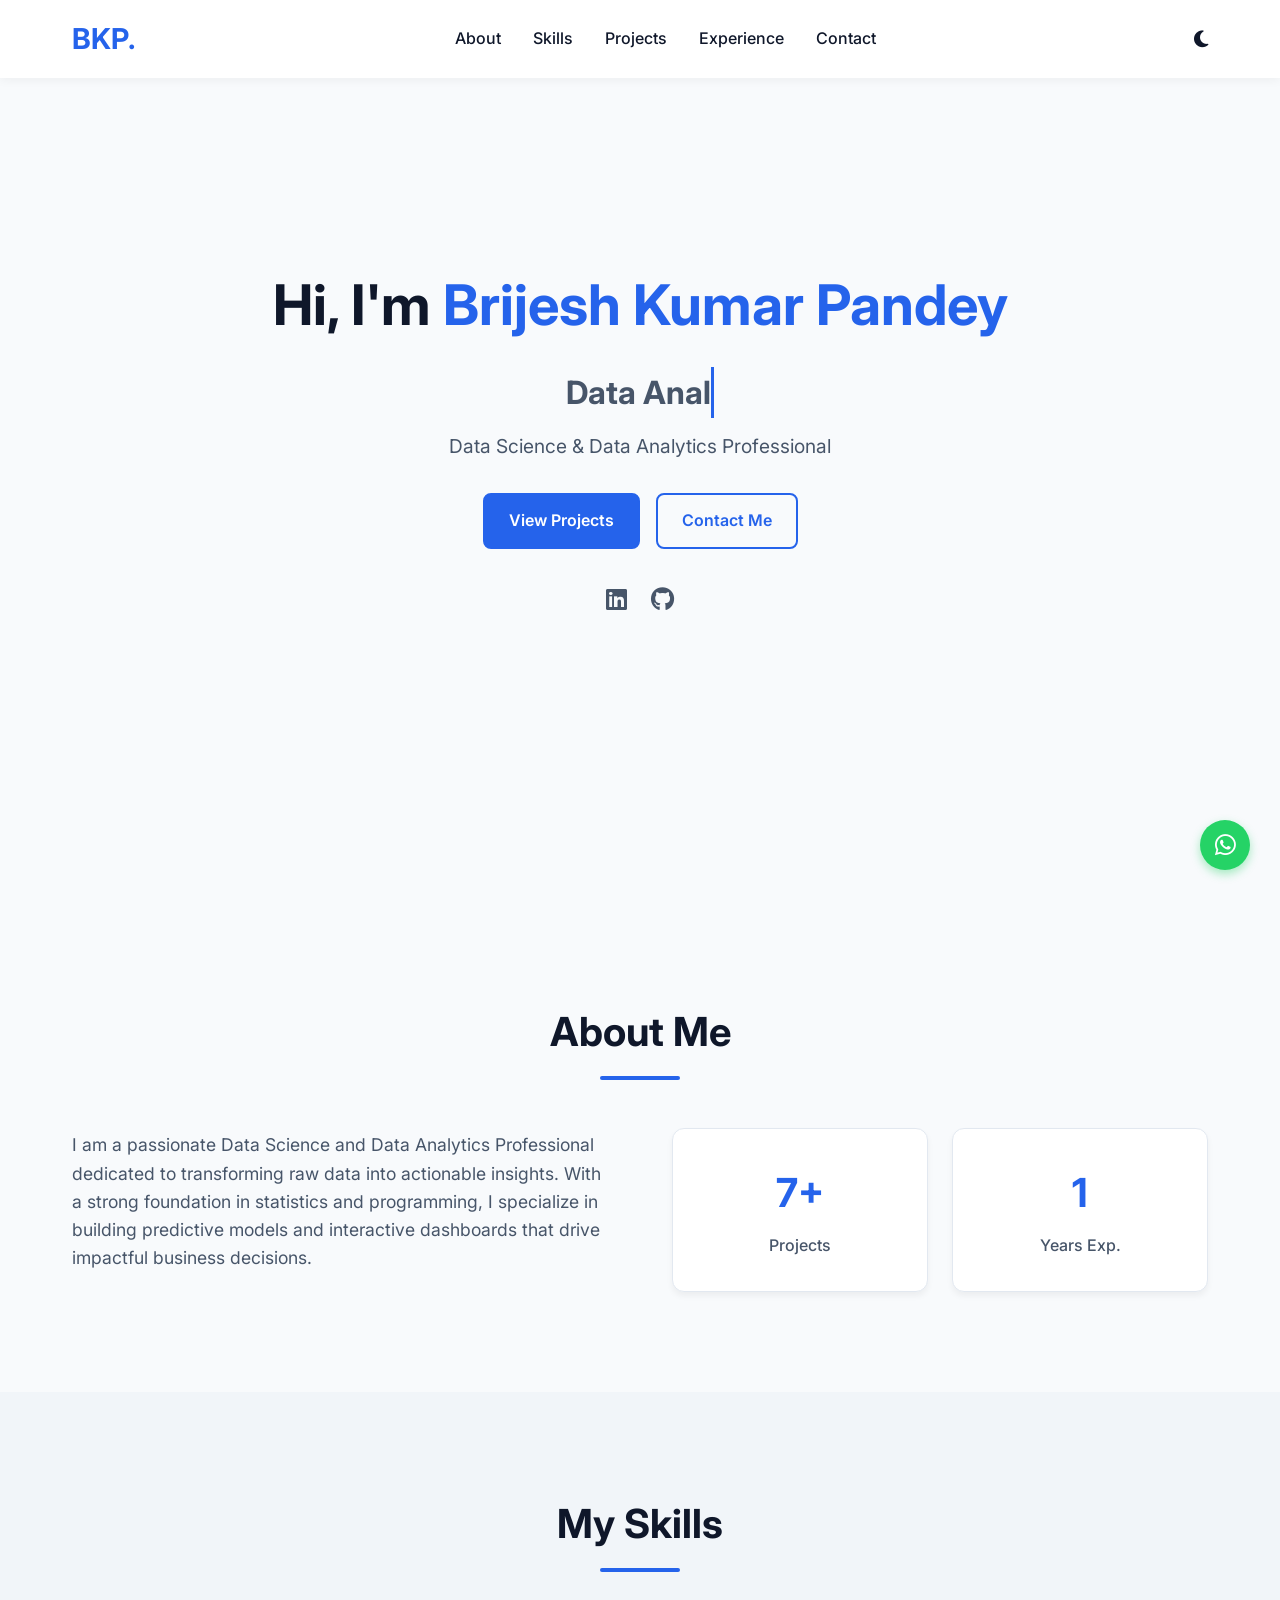
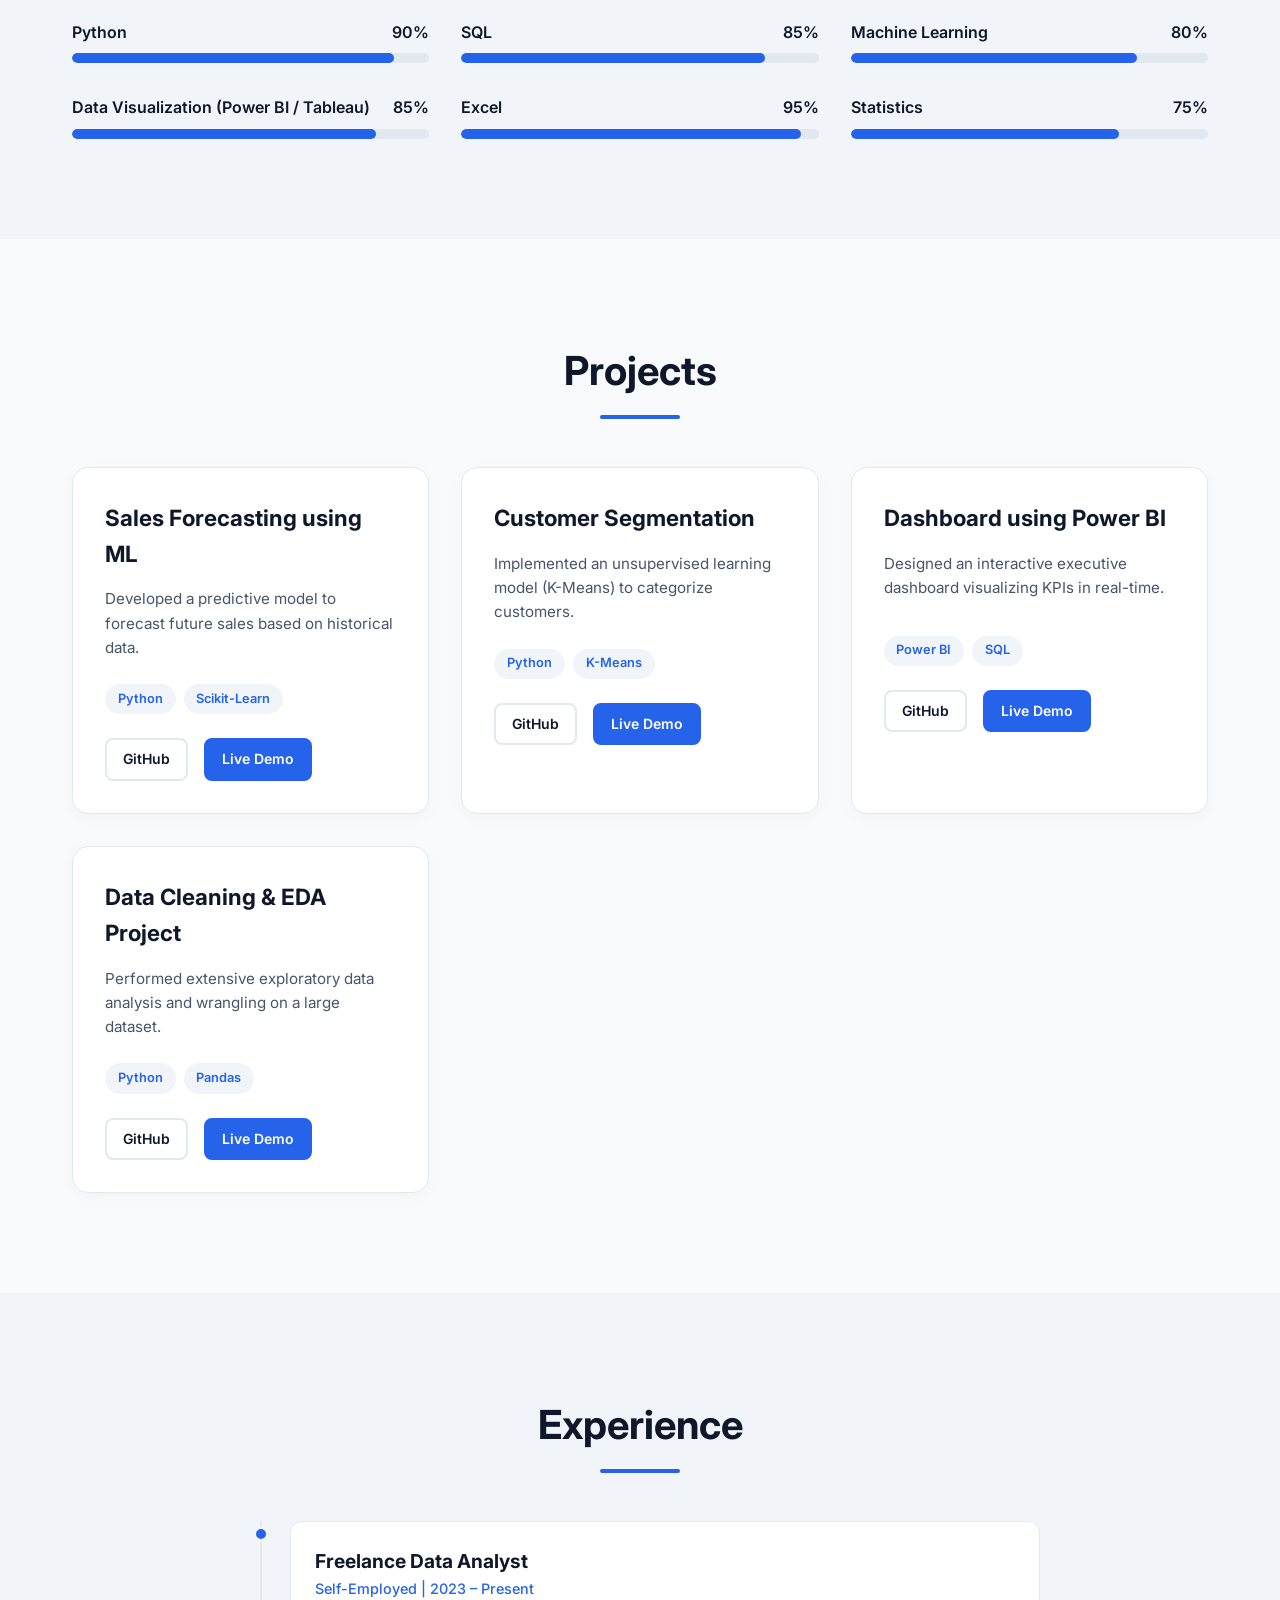
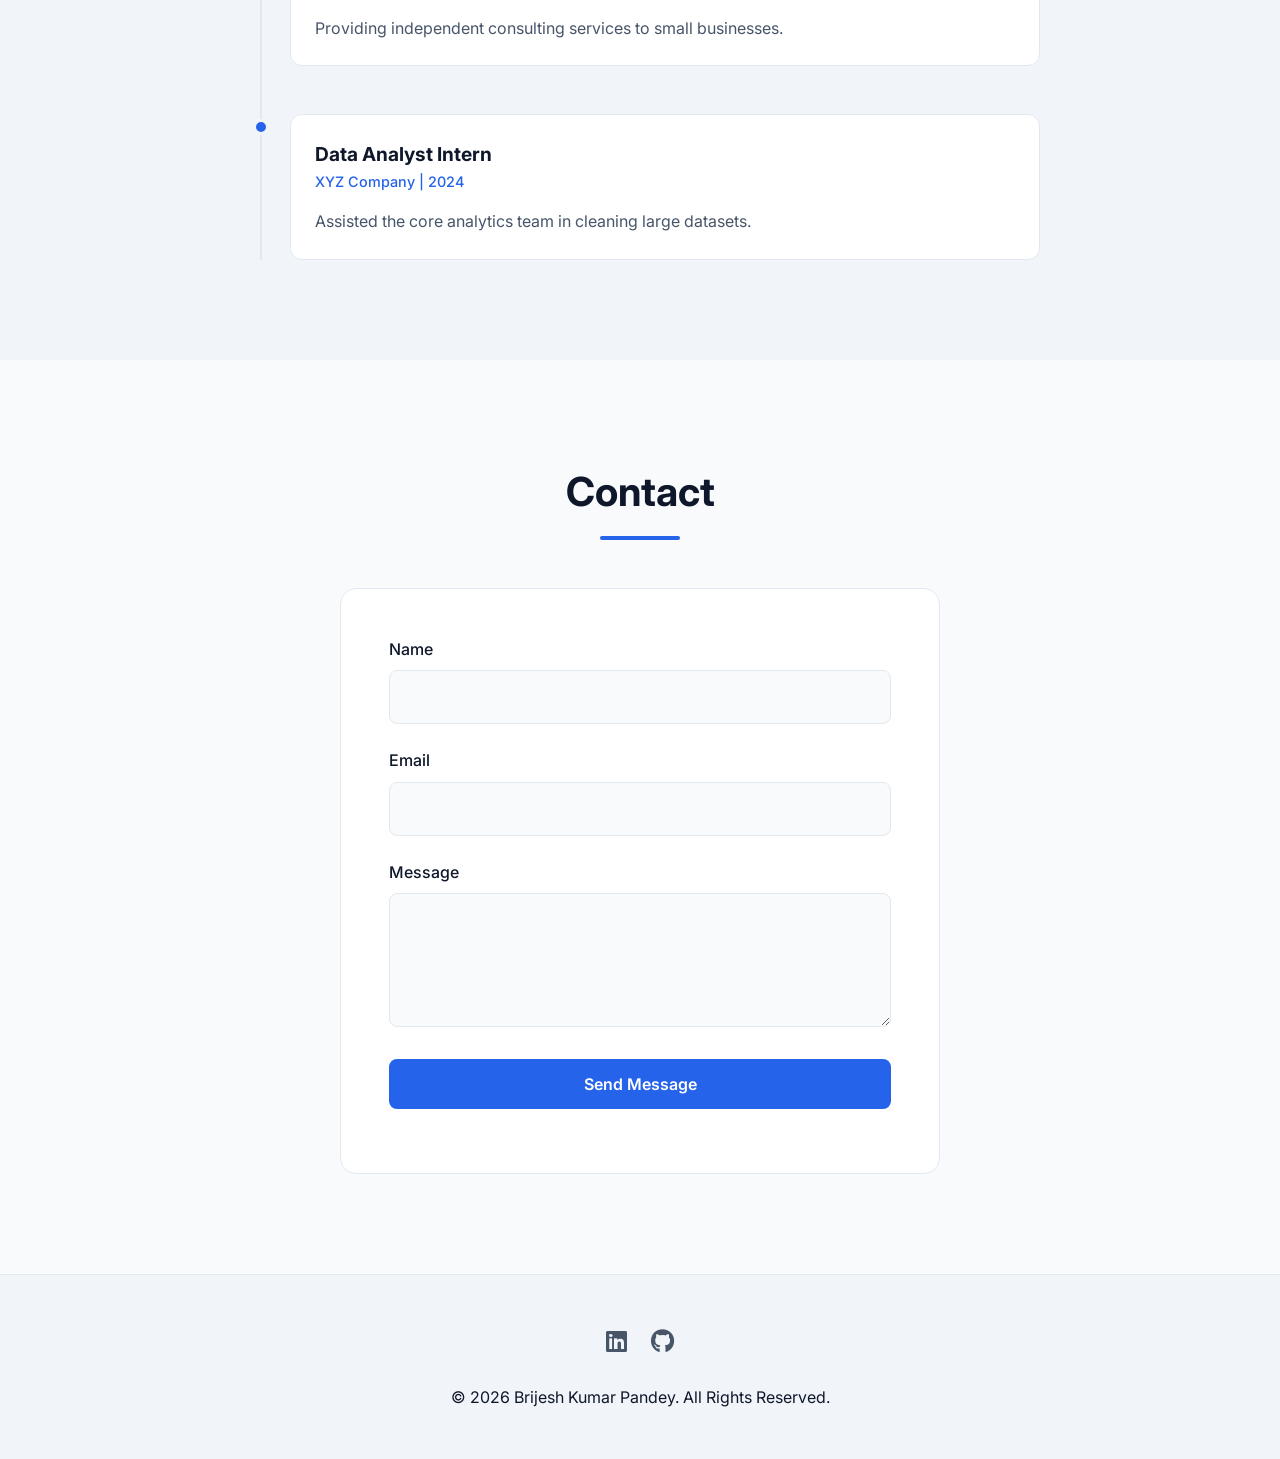
<file: module-1-Fundamentals_ITIndustry/portfolio/index.html>
<!DOCTYPE html>
<html lang="en" data-theme="light">
<head>
    <meta charset="UTF-8">
    <meta name="viewport" content="width=device-width, initial-scale=1.0">
    <title>Brijesh Kumar Pandey - Portfolio</title>
    <link rel="stylesheet" href="style.css">
    <link href="https://fonts.googleapis.com/css2?family=Inter:wght@300;400;500;600;700&display=swap" rel="stylesheet">
    <link rel="stylesheet" href="https://cdnjs.cloudflare.com/ajax/libs/font-awesome/6.4.0/css/all.min.css">
</head>
<body>
    <!-- Preloader -->
    <div id="preloader">
        <div class="spinner"></div>
    </div>

    <!-- Background Animation -->
    <div class="bg-animation"></div>

    <!-- Scroll to Top Button -->
    <button id="scrollToTopBtn" aria-label="Scroll to top"><i class="fas fa-arrow-up"></i></button>

    <!-- WhatsApp Button -->
    <a href="https://wa.me/919998003879" class="whatsapp-btn" target="_blank" aria-label="WhatsApp">
        <i class="fab fa-whatsapp"></i>
    </a>

    <!-- Navbar -->
    <nav class="navbar" id="navbar">
        <div class="nav-container">
            <a href="#hero" class="logo">BKP.</a>
            <ul class="nav-links">
                <li><a href="#about" class="nav-link">About</a></li>
                <li><a href="#skills" class="nav-link">Skills</a></li>
                <li><a href="#projects" class="nav-link">Projects</a></li>
                <li><a href="#experience" class="nav-link">Experience</a></li>
                <li><a href="#contact" class="nav-link">Contact</a></li>
            </ul>
            <div class="nav-controls">
                <button id="darkModeToggle" aria-label="Toggle Dark Mode">
                    <i class="fas fa-moon"></i>
                </button>
                <div class="hamburger">
                    <span class="bar"></span>
                    <span class="bar"></span>
                    <span class="bar"></span>
                </div>
            </div>
        </div>
    </nav>

    <!-- Hero Section -->
    <section id="hero" class="hero section-scroll">
        <div class="hero-content reveal">
            <h1>Hi, I'm <span class="highlight">Brijesh Kumar Pandey</span></h1>
            <h2><span class="typing-text"></span><span class="cursor">&nbsp;</span></h2>
            <p>Data Science & Data Analytics Professional</p>
            <div class="hero-buttons">
                <a href="#projects" class="btn btn-primary glow-effect">View Projects</a>
                <a href="#contact" class="btn btn-secondary glow-effect">Contact Me</a>
            </div>
            <div class="social-links-hero">
                <a href="#" target="_blank"><i class="fab fa-linkedin"></i></a>
                <a href="#" target="_blank"><i class="fab fa-github"></i></a>
            </div>
        </div>
    </section>

    <!-- About Section -->
    <section id="about" class="about section-scroll">
        <div class="container reveal">
            <h2 class="section-title">About Me</h2>
            <div class="about-content">
                <div class="about-text">
                    <p>I am a passionate Data Science and Data Analytics Professional dedicated to transforming raw data into actionable insights. With a strong foundation in statistics and programming, I specialize in building predictive models and interactive dashboards that drive impactful business decisions.</p>
                </div>
                <div class="stats-container">
                    <div class="stat-box">
                        <h3 class="counter" data-target="15">0</h3>
                        <p>Projects</p>
                    </div>
                    <div class="stat-box">
                        <h3 class="counter" data-target="2">0</h3>
                        <p>Years Exp.</p>
                    </div>
                </div>
            </div>
        </div>
    </section>

    <!-- Skills Section -->
    <section id="skills" class="skills section-scroll alt-bg">
        <div class="container reveal">
            <h2 class="section-title">My Skills</h2>
            <div class="skills-grid">
                <div class="skill-item">
                    <div class="skill-info">
                        <span>Python</span>
                        <span>90%</span>
                    </div>
                    <div class="progress-bar-wrap">
                        <div class="progress-bar" data-progress="90%"></div>
                    </div>
                </div>
                <!-- Other skills follows... -->
                <div class="skill-item">
                    <div class="skill-info">
                        <span>SQL</span>
                        <span>85%</span>
                    </div>
                    <div class="progress-bar-wrap">
                        <div class="progress-bar" data-progress="85%"></div>
                    </div>
                </div>
                <div class="skill-item">
                    <div class="skill-info">
                        <span>Machine Learning</span>
                        <span>80%</span>
                    </div>
                    <div class="progress-bar-wrap">
                        <div class="progress-bar" data-progress="80%"></div>
                    </div>
                </div>
                <div class="skill-item">
                    <div class="skill-info">
                        <span>Data Visualization (Power BI / Tableau)</span>
                        <span>85%</span>
                    </div>
                    <div class="progress-bar-wrap">
                        <div class="progress-bar" data-progress="85%"></div>
                    </div>
                </div>
                <div class="skill-item">
                    <div class="skill-info">
                        <span>Excel</span>
                        <span>95%</span>
                    </div>
                    <div class="progress-bar-wrap">
                        <div class="progress-bar" data-progress="95%"></div>
                    </div>
                </div>
                <div class="skill-item">
                    <div class="skill-info">
                        <span>Statistics</span>
                        <span>75%</span>
                    </div>
                    <div class="progress-bar-wrap">
                        <div class="progress-bar" data-progress="75%"></div>
                    </div>
                </div>
            </div>
        </div>
    </section>

    <!-- Projects Section -->
    <section id="projects" class="projects section-scroll">
        <div class="container reveal">
            <h2 class="section-title">Projects</h2>
            <div class="project-grid">
                <!-- Project 1 -->
                <div class="project-card">
                    <div class="project-content">
                        <h3>Sales Forecasting using ML</h3>
                        <p>Developed a predictive model to forecast future sales based on historical data.</p>
                        <div class="project-tech">
                            <span>Python</span>
                            <span>Scikit-Learn</span>
                        </div>
                        <div class="project-links">
                            <a href="#" class="btn btn-sm btn-outline">GitHub</a>
                            <a href="#" class="btn btn-sm btn-primary">Live Demo</a>
                        </div>
                    </div>
                </div>
                <!-- Project 2 -->
                <div class="project-card">
                    <div class="project-content">
                        <h3>Customer Segmentation</h3>
                        <p>Implemented an unsupervised learning model (K-Means) to categorize customers.</p>
                        <div class="project-tech">
                            <span>Python</span>
                            <span>K-Means</span>
                        </div>
                        <div class="project-links">
                            <a href="#" class="btn btn-sm btn-outline">GitHub</a>
                            <a href="#" class="btn btn-sm btn-primary">Live Demo</a>
                        </div>
                    </div>
                </div>
                <!-- Project 3 -->
                <div class="project-card">
                    <div class="project-content">
                        <h3>Dashboard using Power BI</h3>
                        <p>Designed an interactive executive dashboard visualizing KPIs in real-time.</p>
                        <div class="project-tech">
                            <span>Power BI</span>
                            <span>SQL</span>
                        </div>
                        <div class="project-links">
                            <a href="#" class="btn btn-sm btn-outline">GitHub</a>
                            <a href="#" class="btn btn-sm btn-primary">Live Demo</a>
                        </div>
                    </div>
                </div>
                <!-- Project 4 -->
                <div class="project-card">
                    <div class="project-content">
                        <h3>Data Cleaning & EDA Project</h3>
                        <p>Performed extensive exploratory data analysis and wrangling on a large dataset.</p>
                        <div class="project-tech">
                            <span>Python</span>
                            <span>Pandas</span>
                        </div>
                        <div class="project-links">
                            <a href="#" class="btn btn-sm btn-outline">GitHub</a>
                            <a href="#" class="btn btn-sm btn-primary">Live Demo</a>
                        </div>
                    </div>
                </div>
            </div>
        </div>
    </section>

    <!-- Experience Section -->
    <section id="experience" class="experience section-scroll alt-bg">
        <div class="container reveal">
            <h2 class="section-title">Experience</h2>
            <div class="timeline">
                <div class="timeline-item">
                    <div class="timeline-dot"></div>
                    <div class="timeline-content">
                        <h4>Freelance Data Analyst</h4>
                        <h5>Self-Employed | 2023 – Present</h5>
                        <p>Providing independent consulting services to small businesses.</p>
                    </div>
                </div>
                <div class="timeline-item">
                    <div class="timeline-dot"></div>
                    <div class="timeline-content">
                        <h4>Data Analyst Intern</h4>
                        <h5>XYZ Company | 2024</h5>
                        <p>Assisted the core analytics team in cleaning large datasets.</p>
                    </div>
                </div>
            </div>
        </div>
    </section>

    <!-- Contact Section -->
    <section id="contact" class="contact section-scroll">
        <div class="container reveal">
            <h2 class="section-title">Contact</h2>
            <div class="contact-container">
                <form id="contactForm" class="contact-form">
                    <div class="form-group">
                        <label for="name">Name</label>
                        <input type="text" id="name" name="name" required>
                    </div>
                    <div class="form-group">
                        <label for="email">Email</label>
                        <input type="email" id="email" name="email" required>
                    </div>
                    <div class="form-group">
                        <label for="message">Message</label>
                        <textarea id="message" name="message" rows="5" required></textarea>
                    </div>
                    <button type="submit" class="btn btn-primary btn-block glow-effect">Send Message</button>
                    <div id="formStatus" class="form-status"></div>
                </form>
            </div>
        </div>
    </section>

    <!-- Footer -->
    <footer>
        <div class="container">
            <div class="footer-social">
                <a href="#"><i class="fab fa-linkedin"></i></a>
                <a href="#"><i class="fab fa-github"></i></a>
            </div>
            <p>&copy; <span id="currentYear"></span> Brijesh Kumar Pandey. All Rights Reserved.</p>
        </div>
    </footer>

    <script src="script.js"></script>
</body>
</html>
</file>
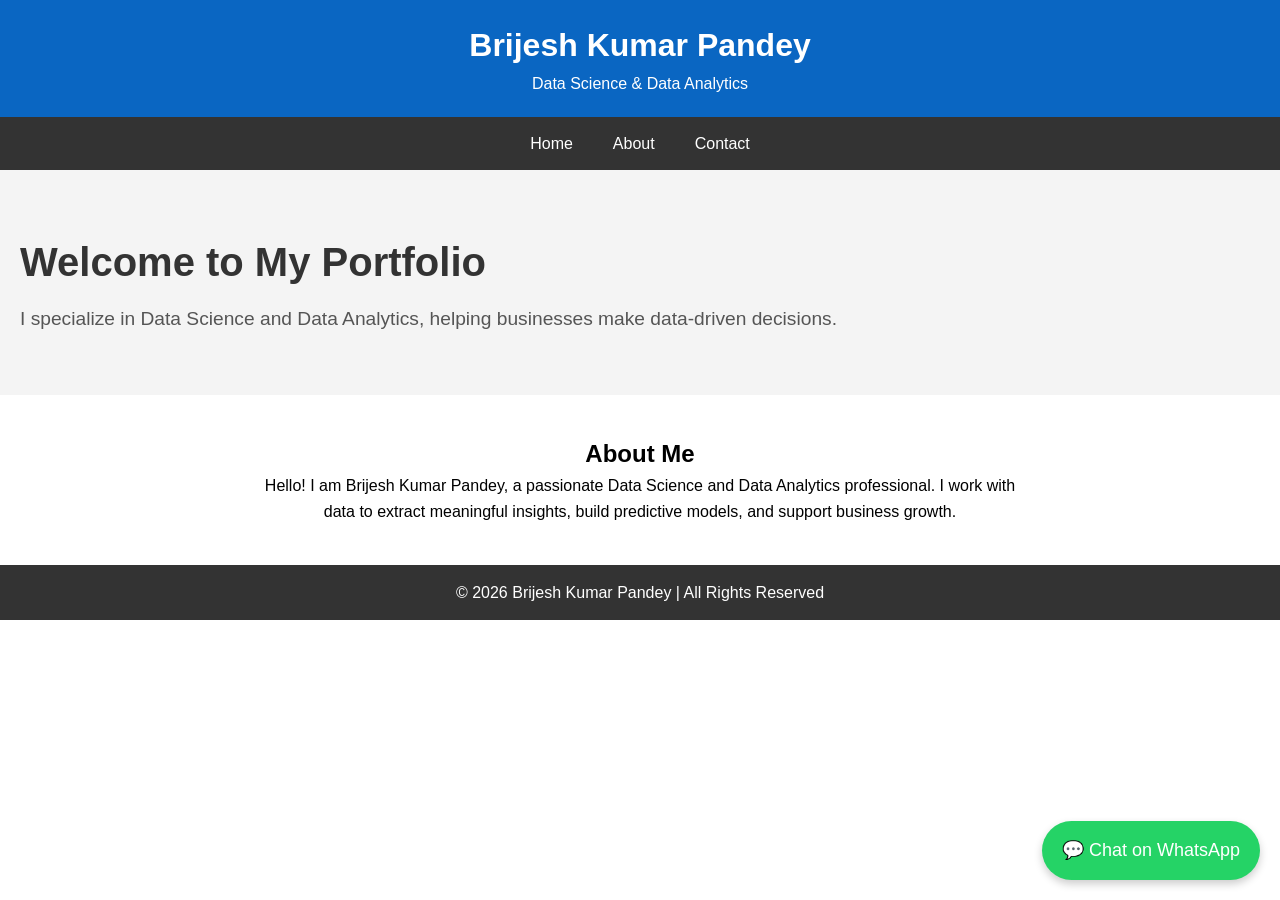
<file: module-1-Fundamentals_ITIndustry/webpage/index.html>
<!DOCTYPE html>
<html lang="en">
<head>
    <meta charset="UTF-8">
    <meta name="viewport" content="width=device-width, initial-scale=1.0">
    <title>Brijesh Kumar Pandey</title>

    <style>
        * {
            margin: 0;
            padding: 0;
            box-sizing: border-box;
            font-family: Arial, sans-serif;
        }

        body {
            line-height: 1.6;
        }

        header {
            background: #0a66c2;
            color: white;
            padding: 20px;
            text-align: center;
        }

        nav {
            background: #333;
            display: flex;
            justify-content: center;
            flex-wrap: wrap;
        }

        nav a {
            color: white;
            padding: 14px 20px;
            text-decoration: none;
        }

        nav a:hover {
            background: #575757;
        }

        .container {
            padding: 40px 20px;
            text-align: center;
        }

        .hero {
            background: #f4f4f4;
            padding: 60px 20px;
        }

        .hero h1 {
            font-size: 2.5rem;
            color: #333;
        }

        .hero p {
            margin-top: 10px;
            font-size: 1.2rem;
            color: #555;
        }

        .about {
            max-width: 800px;
            margin: auto;
        }

        footer {
            background: #333;
            color: white;
            text-align: center;
            padding: 15px;
        }

        /* WhatsApp Button */
        .whatsapp-btn {
            position: fixed;
            bottom: 20px;
            right: 20px;
            background: #25D366;
            color: white;
            border-radius: 50px;
            padding: 15px 20px;
            text-decoration: none;
            font-size: 18px;
            box-shadow: 0px 4px 8px rgba(0,0,0,0.2);
        }

        .whatsapp-btn:hover {
            background: #1ebe5d;
        }

        /* Responsive */
        @media (max-width: 768px) {
            .hero h1 {
                font-size: 2rem;
            }

            nav {
                flex-direction: column;
            }
        }
    </style>
</head>
<body>

    <header>
        <h1>Brijesh Kumar Pandey</h1>
        <p>Data Science & Data Analytics</p>
    </header>

    <nav>
        <a href="#">Home</a>
        <a href="#">About</a>
        <a href="#">Contact</a>
    </nav>

    <section class="hero">
        <h1>Welcome to My Portfolio</h1>
        <p>I specialize in Data Science and Data Analytics, helping businesses make data-driven decisions.</p>
    </section>

    <section class="container about">
        <h2>About Me</h2>
        <p>
            Hello! I am Brijesh Kumar Pandey, a passionate Data Science and Data Analytics professional.
            I work with data to extract meaningful insights, build predictive models, and support business growth.
        </p>
    </section>

    <footer>
        <p>© 2026 Brijesh Kumar Pandey | All Rights Reserved</p>
    </footer>

    <!-- WhatsApp Button -->
    <a class="whatsapp-btn" 
       href="https://wa.me/919998003879" 
       target="_blank">
       💬 Chat on WhatsApp
    </a>

</body>
</html>
</file>
<file: module-1-Fundamentals_ITIndustry/portfolio/style.css>
/* ==========================================================================
   Base & Reset
   ========================================================================== */
:root {
    /* Light Mode Palette */
    --bg-color: #f8fafc;
    --alt-bg-color: #f1f5f9;
    --text-color: #0f172a;
    --text-muted: #475569;
    --primary-color: #2563eb;
    --primary-hover: #1d4ed8;
    --secondary-color: #3b82f6;
    --card-bg: #ffffff;
    --border-color: #e2e8f0;
    --glow-color: rgba(37, 99, 235, 0.4);
    --nav-bg: rgba(255, 255, 255, 0.9);
    
    /* Transitions */
    --transition: all 0.3s ease;
}

[data-theme="dark"] {
    /* Dark Mode Palette */
    --bg-color: #0f172a;
    --alt-bg-color: #1e293b;
    --text-color: #f8fafc;
    --text-muted: #94a3b8;
    --primary-color: #3b82f6;
    --primary-hover: #60a5fa;
    --secondary-color: #2563eb;
    --card-bg: #1e293b;
    --border-color: #334155;
    --glow-color: rgba(59, 130, 246, 0.5);
    --nav-bg: rgba(15, 23, 42, 0.9);
}

* {
    margin: 0;
    padding: 0;
    box-sizing: border-box;
    font-family: 'Inter', sans-serif;
}

html {
    scroll-behavior: smooth;
    scroll-padding-top: 80px;
}

body {
    background-color: var(--bg-color);
    color: var(--text-color);
    line-height: 1.6;
    transition: background-color 0.4s ease, color 0.4s ease;
    overflow-x: hidden;
}

ul { list-style: none; }
a { text-decoration: none; color: inherit; }

.container {
    max-width: 1200px;
    margin: 0 auto;
    padding: 0 2rem;
}

section { padding: 100px 0; }
.alt-bg { background-color: var(--alt-bg-color); }

.section-title {
    text-align: center;
    font-size: 2.5rem;
    margin-bottom: 3rem;
    position: relative;
    padding-bottom: 1rem;
    font-weight: 700;
}

.section-title::after {
    content: '';
    position: absolute;
    bottom: 0;
    left: 50%;
    transform: translateX(-50%);
    width: 80px;
    height: 4px;
    background-color: var(--primary-color);
    border-radius: 2px;
}

.highlight { color: var(--primary-color); }

/* Preloader & Background */
#preloader {
    position: fixed;
    top: 0; left: 0; width: 100%; height: 100%;
    background: var(--bg-color);
    z-index: 9999;
    display: flex; justify-content: center; align-items: center;
    transition: opacity 0.5s ease;
}

.spinner {
    width: 50px; height: 50px;
    border: 5px solid var(--border-color);
    border-top-color: var(--primary-color);
    border-radius: 50%;
    animation: spin 1s infinite linear;
}

@keyframes spin { to { transform: rotate(360deg); } }

.bg-animation {
    position: fixed; top: 0; left: 0; width: 100vw; height: 100vh;
    z-index: -1;
    background: linear-gradient(120deg, transparent 50%, rgba(37, 99, 235, 0.03) 50%);
    background-size: 200% 200%;
    animation: gradientMove 15s ease infinite alternate;
}

@keyframes gradientMove {
    0% { background-position: 0% 50%; }
    100% { background-position: 100% 50%; }
}

/* Scroll Reveal */
.reveal {
    opacity: 0; transform: translateY(50px);
    transition: all 0.8s ease;
}
.reveal.active {
    opacity: 1; transform: translateY(0);
}

/* Buttons */
.btn {
    display: inline-block; padding: 0.8rem 1.5rem; border-radius: 8px;
    font-weight: 600; cursor: pointer; transition: var(--transition);
    border: none; font-size: 1rem; text-align: center;
}
.btn-primary { background-color: var(--primary-color); color: #fff; border: 2px solid var(--primary-color); }
.btn-primary:hover { background-color: var(--primary-hover); border-color: var(--primary-hover); color: #fff; }
.btn-secondary { background-color: transparent; color: var(--primary-color); border: 2px solid var(--primary-color); }
.btn-secondary:hover { background-color: var(--primary-color); color: #fff; }
.btn-outline { background-color: transparent; color: var(--text-color); border: 2px solid var(--border-color); }
.btn-outline:hover { border-color: var(--text-color); }
.btn-sm { padding: 0.5rem 1rem; font-size: 0.875rem; }
.btn-block { display: block; width: 100%; }
.glow-effect:hover { box-shadow: 0 0 15px var(--glow-color); }

/* Navigation */
.navbar {
    position: fixed; top: 0; width: 100%;
    background: var(--nav-bg); backdrop-filter: blur(10px);
    z-index: 1000; transition: var(--transition);
    box-shadow: 0 2px 10px rgba(0,0,0,0.05);
}
.navbar.scrolled { padding: 0.5rem 0; box-shadow: 0 5px 20px rgba(0,0,0,0.1); }
.nav-container { max-width: 1200px; margin: 0 auto; padding: 1rem 2rem; display: flex; justify-content: space-between; align-items: center; }
.logo { font-size: 1.8rem; font-weight: 700; color: var(--primary-color); }
.nav-links { display: flex; gap: 2rem; }
.nav-link { font-weight: 500; position: relative; padding-bottom: 5px; transition: var(--transition); }
.nav-link::after { content: ''; position: absolute; width: 0; height: 2px; bottom: 0; left: 0; background-color: var(--primary-color); transition: var(--transition); }
.nav-link:hover::after, .nav-link.active::after { width: 100%; }
.nav-link:hover, .nav-link.active { color: var(--primary-color); }
.nav-controls { display: flex; align-items: center; gap: 1rem; }
#darkModeToggle { background: none; border: none; color: var(--text-color); font-size: 1.2rem; cursor: pointer; transition: var(--transition); }
#darkModeToggle:hover { color: var(--primary-color); }
.hamburger { display: none; cursor: pointer; }
.hamburger .bar { display: block; width: 25px; height: 3px; margin: 5px auto; transition: all 0.3s ease; background-color: var(--text-color); }

/* Hero */
.hero { height: 100vh; display: flex; align-items: center; justify-content: center; text-align: center; padding-top: 80px; }
.hero h1 { font-size: 3.5rem; margin-bottom: 1rem; }
.hero h2 { font-size: 2rem; color: var(--text-muted); margin-bottom: 1.5rem; height: 40px; }
.hero p { font-size: 1.2rem; color: var(--text-muted); margin-bottom: 2rem; }
.hero-buttons { display: flex; gap: 1rem; justify-content: center; margin-bottom: 2rem; }
.social-links-hero { display: flex; gap: 1.5rem; justify-content: center; font-size: 1.5rem; }
.social-links-hero a { color: var(--text-muted); transition: var(--transition); }
.social-links-hero a:hover { color: var(--primary-color); transform: translateY(-3px); }
.cursor { display: inline-block; width: 3px; background-color: var(--primary-color); animation: blink 0.7s infinite; }
@keyframes blink { 0%, 100% { opacity: 1; } 50% { opacity: 0; } }

/* About */
.about-content { display: grid; grid-template-columns: 1fr 1fr; gap: 4rem; align-items: center; }
.about-text p { font-size: 1.1rem; color: var(--text-muted); margin-bottom: 1rem; }
.stats-container { display: grid; grid-template-columns: repeat(2, 1fr); gap: 1.5rem; }
.stat-box { background: var(--card-bg); padding: 2rem; border-radius: 12px; text-align: center; box-shadow: 0 4px 6px rgba(0,0,0,0.05); border: 1px solid var(--border-color); transition: var(--transition); }
.stat-box:hover { transform: translateY(-5px); box-shadow: 0 10px 20px rgba(0,0,0,0.1); }
.stat-box h3 { font-size: 2.5rem; color: var(--primary-color); margin-bottom: 0.5rem; }
.stat-box p { font-weight: 500; color: var(--text-muted); }

/* Skills */
.skills-grid { display: grid; grid-template-columns: repeat(auto-fit, minmax(300px, 1fr)); gap: 2rem; }
.skill-info { display: flex; justify-content: space-between; margin-bottom: 0.5rem; font-weight: 600; }
.progress-bar-wrap { width: 100%; height: 10px; background-color: var(--border-color); border-radius: 5px; overflow: hidden; }
.progress-bar { height: 100%; background-color: var(--primary-color); width: 0; transition: width 1.5s ease-out; border-radius: 5px; }

/* Projects */
.project-grid { display: grid; grid-template-columns: repeat(auto-fit, minmax(300px, 1fr)); gap: 2rem; }
.project-card { background: var(--card-bg); border-radius: 16px; overflow: hidden; border: 1px solid var(--border-color); box-shadow: 0 4px 15px rgba(0,0,0,0.03); transition: var(--transition); }
.project-card:hover { transform: translateY(-10px); box-shadow: 0 15px 30px rgba(0,0,0,0.1); border-color: var(--primary-color); }
.project-content { padding: 2rem; }
.project-card h3 { font-size: 1.4rem; margin-bottom: 1rem; color: var(--text-color); }
.project-card p { color: var(--text-muted); margin-bottom: 1.5rem; font-size: 0.95rem; min-height: 60px; }
.project-tech { display: flex; flex-wrap: wrap; gap: 0.5rem; margin-bottom: 1.5rem; }
.project-tech span { background: var(--alt-bg-color); color: var(--primary-color); padding: 0.3rem 0.8rem; border-radius: 20px; font-size: 0.8rem; font-weight: 600; }
.project-links { display: flex; gap: 1rem; }

/* Experience */
.timeline { position: relative; max-width: 800px; margin: 0 auto; }
.timeline::before { content: ''; position: absolute; width: 2px; background: var(--border-color); top: 0; bottom: 0; left: 20px; }
.timeline-item { position: relative; padding-left: 50px; margin-bottom: 3rem; }
.timeline-item:last-child { margin-bottom: 0; }
.timeline-dot { position: absolute; width: 16px; height: 16px; background: var(--primary-color); border-radius: 50%; left: 13px; top: 5px; border: 3px solid var(--alt-bg-color); z-index: 1; transition: var(--transition); }
.timeline-item:hover .timeline-dot { box-shadow: 0 0 10px var(--glow-color); transform: scale(1.2); }
.timeline-content { background: var(--card-bg); padding: 1.5rem; border-radius: 12px; border: 1px solid var(--border-color); transition: var(--transition); }
.timeline-content:hover { border-color: var(--primary-color); transform: translateX(5px); }
.timeline-content h4 { font-size: 1.2rem; color: var(--text-color); }
.timeline-content h5 { color: var(--primary-color); font-weight: 500; margin-bottom: 1rem; font-size: 0.9rem; }
.timeline-content p { color: var(--text-muted); }

/* Contact */
.contact-container { max-width: 600px; margin: 0 auto; background: var(--card-bg); padding: 3rem; border-radius: 16px; border: 1px solid var(--border-color); }
.form-group { margin-bottom: 1.5rem; }
.form-group label { display: block; margin-bottom: 0.5rem; font-weight: 500; }
.form-group input, .form-group textarea { width: 100%; padding: 1rem; border: 1px solid var(--border-color); border-radius: 8px; background: var(--bg-color); color: var(--text-color); font-size: 1rem; transition: var(--transition); }
.form-group input:focus, .form-group textarea:focus { outline: none; border-color: var(--primary-color); box-shadow: 0 0 0 3px var(--glow-color); }
.form-status { margin-top: 1rem; text-align: center; font-weight: 500; }
.form-status.success { color: #10b981; }

/* Fixed Buttons */
.whatsapp-btn, #scrollToTopBtn { position: fixed; bottom: 30px; width: 50px; height: 50px; border-radius: 50%; display: flex; justify-content: center; align-items: center; font-size: 1.5rem; color: #fff; cursor: pointer; z-index: 999; transition: var(--transition); border: none; }
.whatsapp-btn { right: 30px; background-color: #25D366; box-shadow: 0 4px 10px rgba(37, 211, 102, 0.4); }
.whatsapp-btn:hover { transform: scale(1.1); background-color: #128C7E; }
#scrollToTopBtn { right: 90px; background-color: var(--primary-color); box-shadow: 0 4px 10px rgba(37, 99, 235, 0.4); opacity: 0; pointer-events: none; }
#scrollToTopBtn.show { opacity: 1; pointer-events: auto; }
#scrollToTopBtn:hover { background-color: var(--primary-hover); transform: translateY(-5px); }

/* Footer */
footer { background: var(--alt-bg-color); padding: 3rem 0; text-align: center; border-top: 1px solid var(--border-color); }
.footer-social { display: flex; justify-content: center; gap: 1.5rem; margin-bottom: 1.5rem; font-size: 1.5rem; }
.footer-social a { color: var(--text-muted); transition: var(--transition); }
.footer-social a:hover { color: var(--primary-color); transform: translateY(-3px); }

/* Responsive */
@media (max-width: 991px) {
    .hero h1 { font-size: 2.8rem; }
    .hero h2 { font-size: 1.5rem; }
    .about-content { grid-template-columns: 1fr; gap: 2rem; }
}
@media (max-width: 768px) {
    .hamburger { display: block; }
    .nav-links { position: fixed; left: -100%; top: 70px; gap: 0; flex-direction: column; background-color: var(--card-bg); width: 100%; text-align: center; transition: 0.3s; box-shadow: 0 10px 20px rgba(0,0,0,0.1); }
    .nav-links.active { left: 0; }
    .nav-link { display: block; padding: 1.5rem; border-bottom: 1px solid var(--border-color); }
    .hamburger.active .bar:nth-child(2) { opacity: 0; }
    .hamburger.active .bar:nth-child(1) { transform: translateY(8px) rotate(45deg); }
    .hamburger.active .bar:nth-child(3) { transform: translateY(-8px) rotate(-45deg); }
    .hero-buttons { flex-direction: column; }
    .stats-container { grid-template-columns: 1fr; }
    #scrollToTopBtn { right: 30px; bottom: 90px; }
}
</file>
